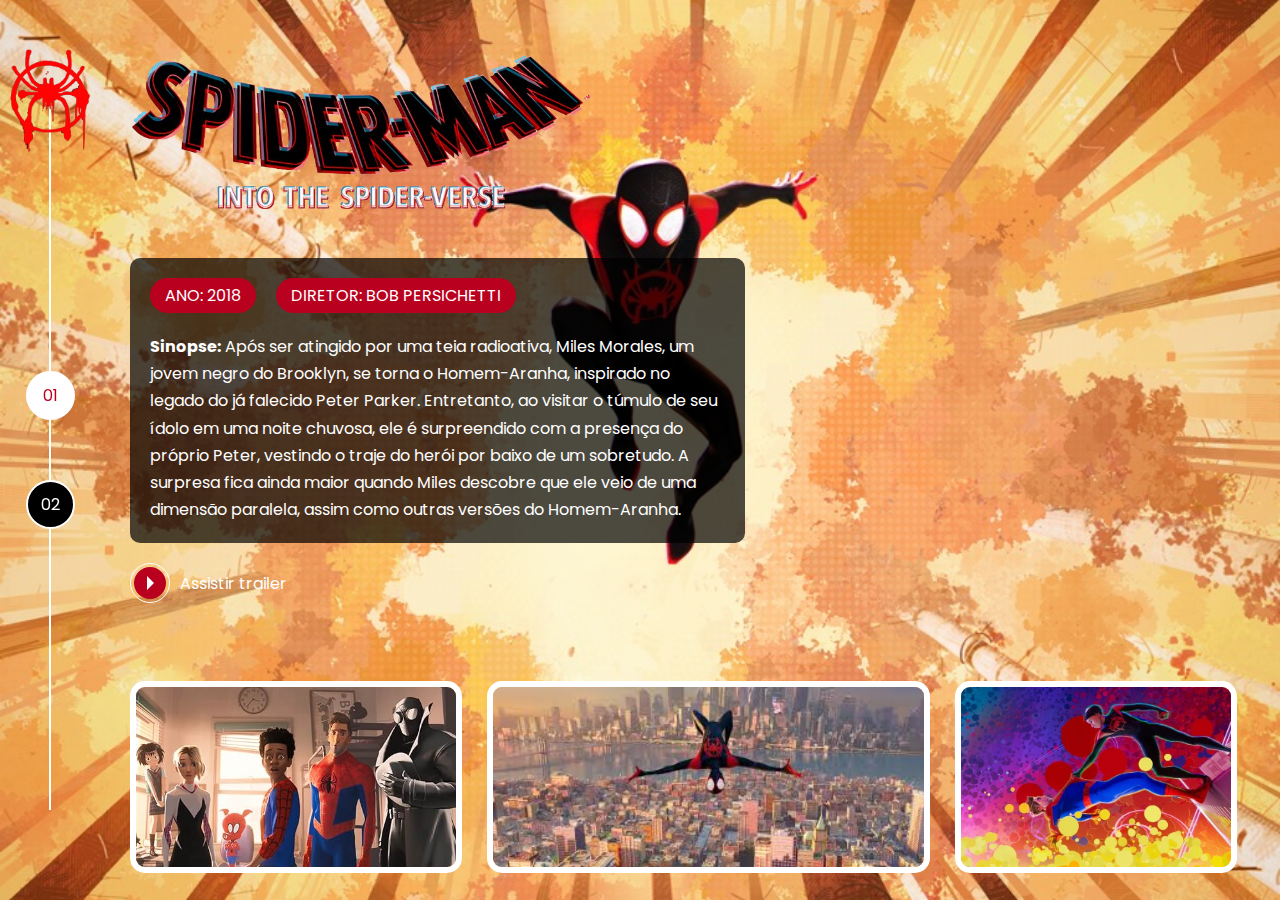
<file: pages/miles-morales/spiderman1.html>
<!DOCTYPE html>
<html lang="en">

<head>
  <meta charset="UTF-8">
  <meta http-equiv="X-UA-Compatible" content="IE=edge">
  <meta name="viewport" content="width=device-width, initial-scale=1.0">
  <title>Spider Man | Multiverso</title>
  <link rel="shortcut icon" href="/assets/images/icons/spider.svg" type="image/x-icon">
  <link href="../../assets/css/internal.css" rel="stylesheet" type="text/css" />
  <link rel="stylesheet" href="https://cdn.jsdelivr.net/npm/@fancyapps/ui@4.0/dist/fancybox.css"/>
</head>
<style>

.s-wrapper {
  display: flex;
  height: 100vh;
  flex-flow: row nowrap; 
  background: url("/assets/images/spiderman-miles/movie-01/gallery/background0.jpg") no-repeat center center/cover;;
}

  .s-wrapper .s-main-content .s-logo img {
    margin-top: 50px;
    margin-left: 0;
    margin-bottom: 30px;
    height: 19vh;
}

  .gallery ul li a img{
  border:solid 6px white;
  border-radius: 15px;
  height: 20vh;
}
</style>

<body>
  <div class="s-wrapper">

    <!--  Coluna da esquerda com menu (Left Column with menu)  -->
    <div class="s-left-column">
      <nav class="navigator">
        <div class="navigator__icon">
          <a href="../../index.html">
            <img id="miles-icon" src="../../assets/images/icons/spiderman1-miles.png" />
          </a>
        </div>
        <ul>
          <li><a href="#01" class="active">01</a></li>
          <li><a href="spiderman2.html">02</a></li>
        </ul>
      </nav>
    </div>
    <!-- FIM - Coluna da esquerda com menu (Left Column with menu)  -->

    <div class="s-main-content">
      <div class="s-main-content__top">
        <div class="s-logo">
          <img src="../../assets/images/spiderman-miles/movie-01/logo.png" alt="Spiderman (2018)"
            title="Spiderman (2002)" />
        </div>

        <div class="s-description">
          <div class="pills">
            <ul>
              <li>Ano: 2018</li>
              <li>Diretor: Bob Persichetti</li>
            </ul>
          </div>
          <div class="s-description__text">
            <p><strong>Sinopse:</strong>&nbsp;Após ser atingido por uma teia radioativa, Miles Morales, um jovem negro do Brooklyn, se torna o Homem-Aranha, inspirado no legado do já falecido Peter Parker. Entretanto, ao visitar o túmulo de seu ídolo em uma noite chuvosa, ele é surpreendido com a presença do próprio Peter, vestindo o traje do herói por baixo de um sobretudo. A surpresa fica ainda maior quando Miles descobre que ele veio de uma dimensão paralela, assim como outras versões do Homem-Aranha.</p>
          </div>
        </div>

        <div class="s-links">
          <ul>
            <li>
              <a href="https://youtu.be/g4Hbz2jLxvQ?si=2cO3fqT9z-BT863V" class="link-button" target="_blank">
                <span class="icon">
                  <div class="play-icon">&nbsp;</div>
                </span>
                <span class="label">
                  Assistir trailer
                </span>
              </a>
            </li>
          </ul>
        </div>
      </div>

      <div class="s-main-content__bottom">
        <div class="gallery">
          <ul>
            <li>
              <a data-fancybox href="../../assets/images/spiderman-miles/movie-01/gallery/image-01.jpg">
                <img src="../../assets/images/spiderman-miles/movie-01/gallery/image-01.jpg" alt="">
              </a>
            </li>
            <li>
              <a data-fancybox href="../../assets/images/spiderman-miles/movie-01/gallery/image-02.jpeg">
                <img src="../../assets/images/spiderman-miles/movie-01/gallery/image-02.jpeg" alt="">
              </a>
            </li>
            <li>
              <a data-fancybox href="../../assets/images/spiderman-miles/movie-01/gallery/image-03.jpg">
                <img src="../../assets/images/spiderman-miles/movie-01/gallery/image-03.jpg" alt="">
              </a>
            </li>
          </ul>
        </div>
      </div>
    </div>
  </div>
  <script src="https://cdn.jsdelivr.net/npm/@fancyapps/ui@4.0/dist/fancybox.umd.js"></script>
  <script>
    //  JavaScript will go here
  </script>
</body>
</html>
</file>
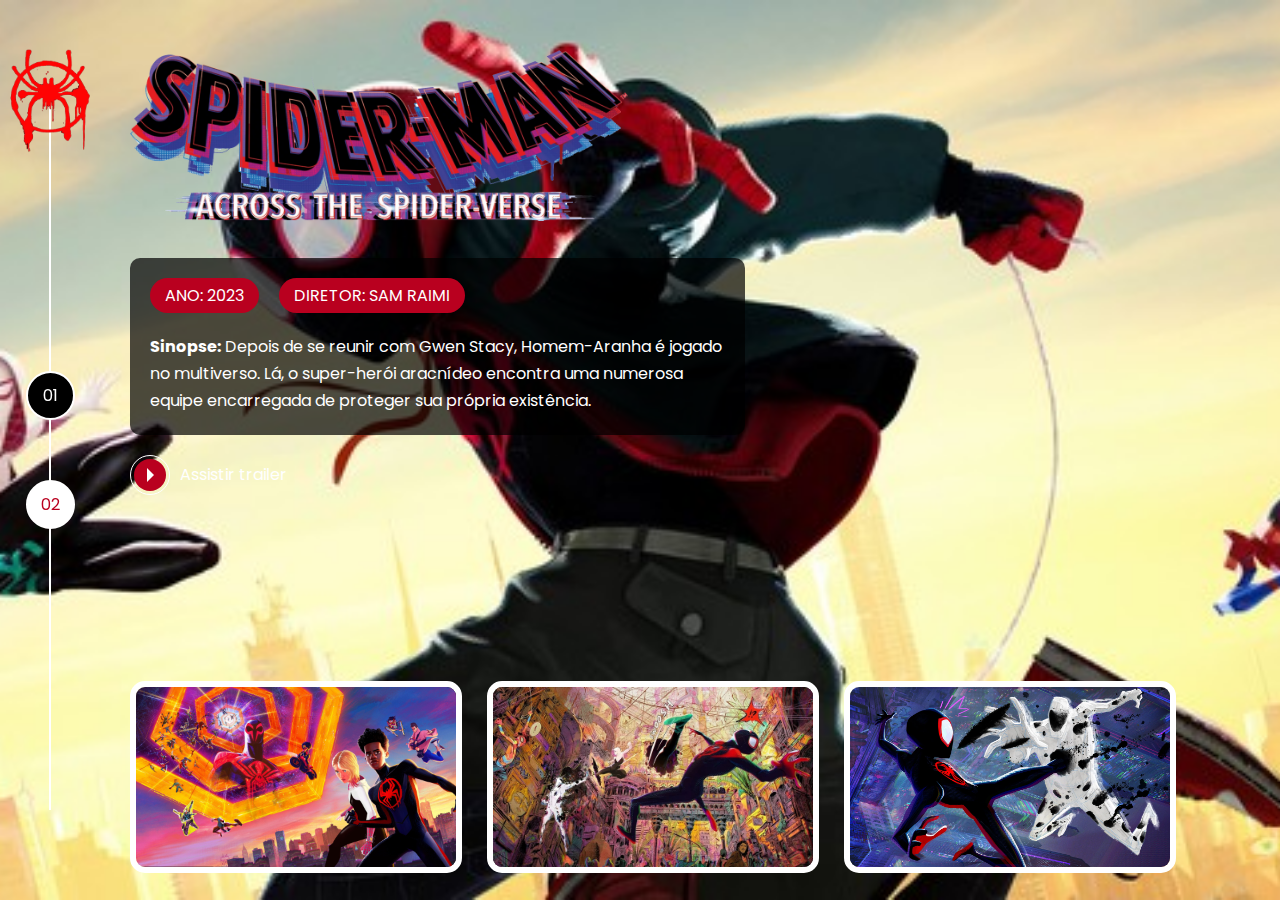
<file: pages/miles-morales/spiderman2.html>
<!DOCTYPE html>
<html lang="en">

<head>
  <meta charset="UTF-8">
  <meta http-equiv="X-UA-Compatible" content="IE=edge">
  <meta name="viewport" content="width=device-width, initial-scale=1.0">
  <title>Spider Man | Multiverso</title>
  <link rel="shortcut icon" href="/assets/images/icons/spider.svg" type="image/x-icon">
  <link href="../../assets/css/internal.css" rel="stylesheet" type="text/css" />
  <link rel="stylesheet" href="https://cdn.jsdelivr.net/npm/@fancyapps/ui@4.0/dist/fancybox.css"/>
</head>
<style>

.s-wrapper {
  display: flex;
  height: 100vh;
  flex-flow: row nowrap; 
  background: url("/assets/images/spiderman-miles/movie-01/gallery/spider-man-into-the-spider-verse-backgorund.jpeg") no-repeat center center/cover; 
}

.s-wrapper .s-main-content .s-logo img {
    margin-top: 50px;
    margin-left: 0;
    margin-bottom: 30px;
    height: 19vh;
}

  .gallery ul li a img{
  border:solid 6px white;
  border-radius: 15px;
  height: 20vh;
}


</style>

<body>
  <div class="s-wrapper">


    <!--  Coluna da esquerda com menu (Left Column with menu)  -->
    <div class="s-left-column">
      <nav class="navigator">
        <div class="navigator__icon">
          <a href="../../index.html">
            <img id="miles-icon" src="../../assets/images/icons/spiderman1-miles.png" />
          </a>
        </div>
        <ul>
          <li><a href="spiderman1.html">01</a></li>
          <li><a href="#02" class="active">02</a></li>
        </ul>
      </nav>
    </div>
    <!-- FIM - Coluna da esquerda com menu (Left Column with menu)  -->

    <div class="s-main-content">
      <div class="s-main-content__top">
        <div class="s-logo">
          <img src="../../assets/images/spiderman-miles/movie-02/logo2-miles.png" alt="Spiderman 2 (2005)"
            title="Spiderman 2 (2005)" />
        </div>

        <div class="s-description">
          <div class="pills">
            <ul>
              <li>Ano: 2023</li>
              <li>Diretor: Sam Raimi</li>
            </ul>
          </div>
          <div class="s-description__text">
            <p><strong>Sinopse:</strong>&nbsp;Depois de se reunir com Gwen Stacy, Homem-Aranha é jogado no multiverso. Lá, o super-herói aracnídeo encontra uma numerosa equipe encarregada de proteger sua própria existência.</p>
          </div>
        </div>

        <div class="s-links">
          <ul>
            <li>
              <a href="#" class="link-button">
                <span class="icon">
                  <div class="play-icon">&nbsp;</div>
                </span>
                <span class="label">
                  Assistir trailer
                </span>
              </a>
            </li>
          </ul>
        </div>
      </div>

      <div class="s-main-content__bottom">
        <div class="gallery">
          <ul>
            <li>
              <a data-fancybox href="../../assets/images/spiderman-miles/movie-02/gallery/imagem-001.jpg">
                <img src="../../assets/images/spiderman-miles/movie-02/gallery/imagem-001.jpg" alt="">
              </a>
            </li>
            <li>
              <a data-fancybox href="../../assets/images/spiderman-miles/movie-02/gallery/imagem-002.webp">
                <img src="../../assets/images/spiderman-miles/movie-02/gallery/imagem-002.webp" alt="">
              </a>
            </li>
            <li>
              <a data-fancybox href="../../assets/images/spiderman-miles/movie-02/gallery/imagem-003.webp">
                <img src="../../assets/images/spiderman-miles/movie-02/gallery/imagem-003.webp" alt="">
              </a>
            </li>
          </ul>
        </div>
      </div>
    </div>
  </div>

  <script src="https://cdn.jsdelivr.net/npm/@fancyapps/ui@4.0/dist/fancybox.umd.js"></script>
  <script>
    //  JavaScript will go here
  </script>
</body>
</html>
</file>
<file: assets/css/internal.css>
@import url('reset.css');
@import url('global.css');
@import url('components/_navigator.css');
@import url('components/_pills.css');
@import url('components/_link-button.css');
@import url('components/_gallery.css');

.s-wrapper {
  display: flex;
  height: 100vh;
  flex-flow: row nowrap; 
  background-color: aqua; 
}

.s-wrapper video{
  position: fixed;
  width: 100%;

}

.s-wrapper .s-left-column {
  width: 100px;
  height: 100%;
  display: flex;
  justify-content: center;
  align-items: center;
  position: fixed;
  padding-right: 50px;
  left: 0;
  top: 0;
  z-index: 1;
}

.s-wrapper .s-main-content{
  height: 100%;
  width: 100%;
  padding-left: 130px;
  position: relative;
}

.s-wrapper .s-main-content__top {
  height: 80vh;
  display: flex;
  flex-direction: column;
  justify-content: flex-start;
}

.s-wrapper .s-main-content__bottom{
  height: 20vh;
  display: flex;
  flex-direction: column;
  justify-content: flex-end;
}

.s-wrapper .s-main-content .s-logo img{
  margin-top: 50px;
  margin-left: 0;
  margin-bottom: 30px;
}

#miles-icon{
  margin-top: -2rem;
  height: 20vh;
}

.s-wrapper .s-main-content__top .s-description{
  background-color: rgba(0,0,0,.7);
  max-width: 50%;
  padding: 20px;
  border-radius: 10px;
}

.s-wrapper .s-main-content__top .s-description .s-description__text p{
  color: white;
  line-height: 170%;
}

.s-wrapper .s-main-content__top .s-description .pills{
  margin-bottom: 20px;
}

.s-wrapper .s-main-content .s-links{
  padding: 20px;
  padding-left: 0;
}

.s-wrapper .s-main-content .s-links ul{
  display: flex;
  flex-direction: row;
}

.s-spiderman-01-01 {
  background-image: url('../images/spiderman-tobey/movie-01/background.png');
  background-size:cover;
}

.s-spiderman-01-02 {
  background-image: url('../images/spiderman-tobey/movie-02/background.png');
  background-size: cover;
}

.s-spiderman-01-03 {
  background-image: url('../images/spiderman-tobey/movie-03/background.png');
  background-size: cover;
}
</file>
